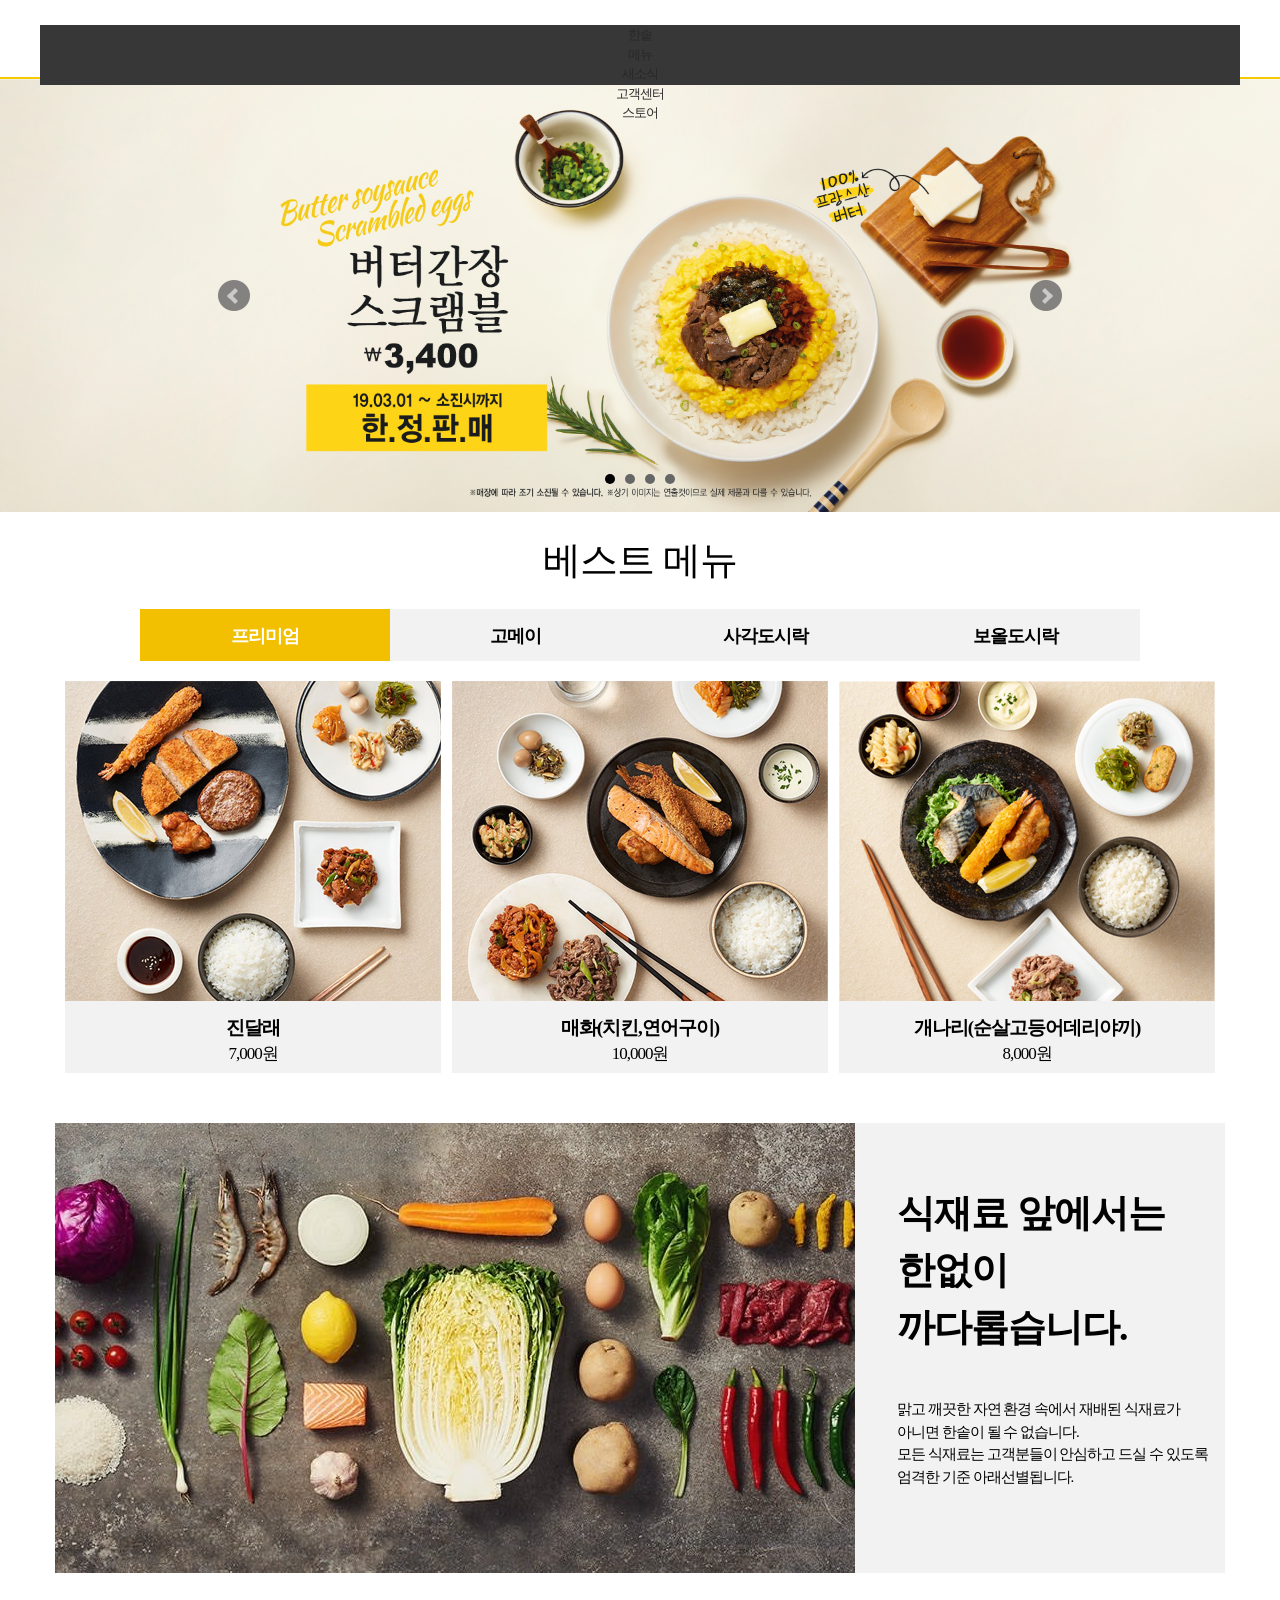
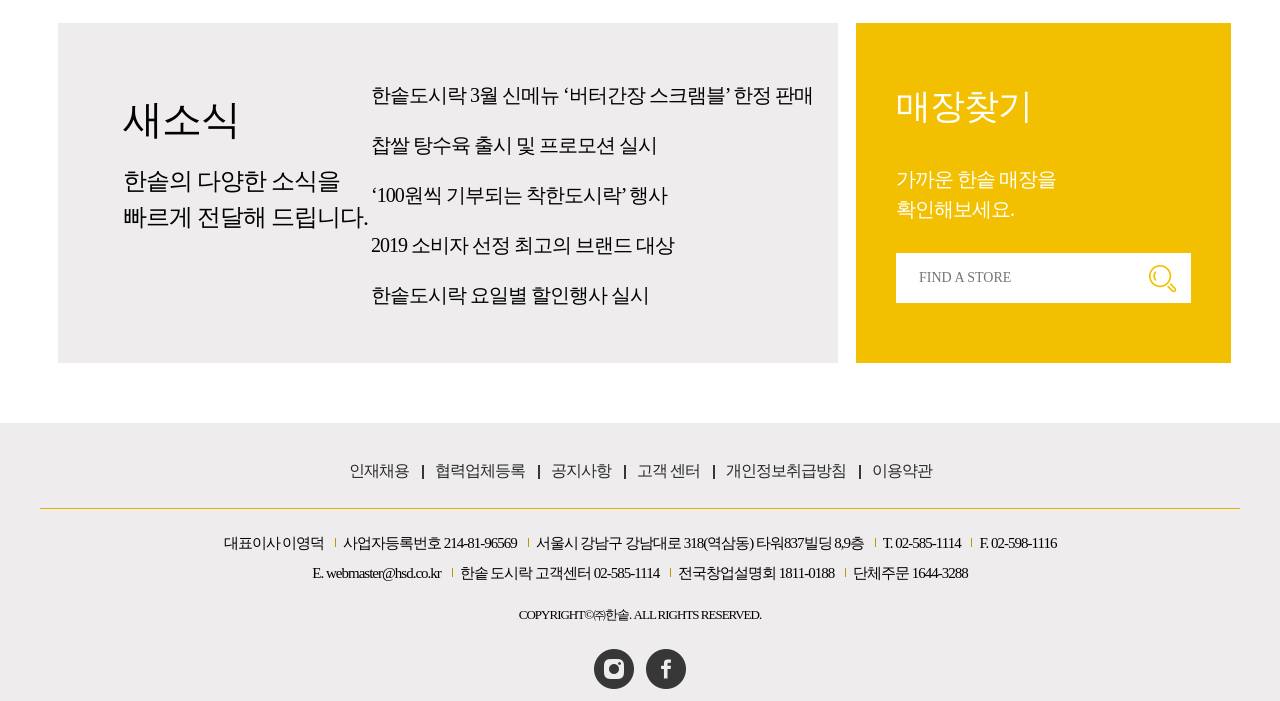
<file: index.html>
<!DOCTYPE html>
<html lang="ko">
  <head>
    <meta charset="utf-8" />
    <meta http-equiv="X-UA-Compatible" content="IE=edge" />
    <title>hsd</title>
    <meta name="viewport" content="width=device-width, initial-scale=1" />

    <link
      rel="stylesheet"
      type="text/css"
      media="screen"
      href="css/index.css"
    />
    <link
      rel="stylesheet"
      type="text/css"
      media="screen"
      href="css/jquery.bxslider.css"
    />
    <link
      rel="stylesheet"
      type="text/css"
      media="screen"
      href="css/jquery-ui.css"
    />

    <script src="js/jquery-3.3.1.min.js"></script>
    <script src="js/jquery.bxslider.js"></script>
    <script src="js/jquery-ui.js"></script>
    <script src="js/index.js"></script>
  </head>
  <body>
    <div id="wrap">
      <header>
        <div id="header">
          <h1>
            <a href="index.html">한솥도시락</a>
          </h1>
          <div id="nav" class="nav">
            <h2 class="hide">주요메뉴</h2>
            <ul class="menu01">
              <li>
                <a href="#">한솥</a>
                <div class="dnav">
                  <ul>
                    <li><a href="#">스토리</a></li>
                  </ul>
                </div>
              </li>
              <li>
                <a href="#">메뉴</a>
                <div class="dnav">
                  <ul>
                    <li><a href="#">전체메뉴</a></li>
                    <li><a href="gfm.html">식재료이야기</a></li>
                  </ul>
                </div>
              </li>
              <li>
                <a href="#">새소식</a>
                <div class="dnav">
                  <ul>
                    <li><a href="#">한솥뉴스</a></li>
                    <li><a href="#">이벤트</a></li>
                  </ul>
                </div>
              </li>
              <li>
                <a href="#">고객센터</a>
                <div class="dnav">
                  <ul>
                    <li><a href="#">고객센터</a></li>
                    <li><a href="#">공지사항</a></li>
                  </ul>
                </div>
              </li>
              <li>
                <a href="#">스토어</a>
                <div class="dnav">
                  <ul>
                    <li><a href="map.html">주변점포찾기</a></li>
                  </ul>
                </div>
              </li>
            </ul>
          </div>
          <div class="nav_02">
            <ul class="menu02">
              <li class="bar"><a href="login.html">로그인</a></li>
              <li><a href="register.html">회원가입</a></li>
            </ul>
          </div>
        </div>
      </header>

      <div id="main">
        <div class="main_slide">
          <ul class="bg_img">
            <!-- <li class="event_01">이벤트01</li>
            <li class="event_02">이벤트02</li>
            <li class="event_03">이벤트03</li>
            <li class="event_04">이벤트04</li> -->
            <li>
              <a><img src="images/main_slide_01.jpg" alt="한솥"/></a>
            </li>
            <li>
              <a><img src="images/main_slide_02.jpg" alt="한솥"/></a>
            </li>
            <li>
              <a><img src="images/main_slide_03.jpg" alt="한솥"/></a>
            </li>
            <li>
              <a><img src="images/main_slide_04.jpg" alt="한솥"/></a>
            </li>
          </ul>
        </div>
        <div class="best_menu">
          <div class="best_menu_box">
            <h2>베스트 메뉴</h2>
            <div class="tab">
              <ul class="tabs">
                <li class="tab-link current" data-tab="tab-1">프리미엄</li>
                <li class="tab-link" data-tab="tab-2">고메이</li>
                <li class="tab-link" data-tab="tab-3">사각도시락</li>
                <li class="tab-link" data-tab="tab-4">보올도시락</li>
              </ul>
            </div>
          </div>
          <div class="best_menu_slider">
            <div id="tab-1" class="tab-content current">
              <ul>
                <li class="menu_01">
                  <a href="#"></a>
                  <p class="mn_name">진달래</p>
                  <p class="v_name">7,000원</p>
                </li>
                <li class="menu_02">
                  <a href="#"></a>
                  <p class="mn_name">매화(치킨,연어구이)</p>
                  <p class="v_name">10,000원</p>
                </li>
                <li class="menu_03">
                  <a href="#"></a>
                  <p class="mn_name">개나리(순살고등어데리야끼)</p>
                  <p class="v_name">8,000원</p>
                </li>
              </ul>
            </div>
            <div id="tab-2" class="tab-content">
              <ul>
                <li class="menu_01">
                  <a href="#"></a>
                  <p class="mn_name">깐풍기 도시락</p>
                  <p class="v_name">4,300원</p>
                </li>
                <li class="menu_02">
                  <a href="#"></a>
                  <p class="mn_name">나시고랭</p>
                  <p class="v_name">4,500원</p>
                </li>
                <li class="menu_03">
                  <a href="#"></a>
                  <p class="mn_name">큐브스테이크 필라프</p>
                  <p class="v_name">6,300원</p>
                </li>
              </ul>
            </div>
            <div id="tab-3" class="tab-content">
              <ul>
                <li class="menu_01">
                  <a href="#"></a>
                  <p class="mn_name">돈까스 도련님</p>
                  <p class="v_name">3,900원</p>
                </li>
                <li class="menu_02">
                  <a href="#"></a>
                  <p class="mn_name">동백</p>
                  <p class="v_name">5,000원</p>
                </li>
                <li class="menu_03">
                  <a href="#"></a>
                  <p class="mn_name">치킨제육</p>
                  <p class="v_name">4,400원</p>
                </li>
              </ul>
            </div>
            <div id="tab-4" class="tab-content">
              <ul>
                <li class="menu_01">
                  <a href="#"></a>
                  <p class="mn_name">치킨마요</p>
                  <p class="v_name">2,900원</p>
                </li>
                <li class="menu_02">
                  <a href="#"></a>
                  <p class="mn_name">돈까스 카레</p>
                  <p class="v_name">3,900원</p>
                </li>
                <li class="menu_03">
                  <a href="#"></a>
                  <p class="mn_name">돈까스 덮밥</p>
                  <p class="v_name">3,600원</p>
                </li>
              </ul>
            </div>
          </div>
        </div>
        <div class="good_food_mat">
          <h2>좋은 식재료</h2>
          <div class="gfm_text">
            <h3>식재료 앞에서는<br />한없이<br />까다롭습니다.</h3>
            <p>
              맑고 깨끗한 자연 환경 속에서 재배된 식재료가<br />
              아니면 한솥이 될 수 없습니다.<br />
              모든 식재료는 고객분들이 안심하고 드실 수 있도록<br />
              엄격한 기준 아래선별됩니다.
            </p>
            <a href="gfm.html"></a>
          </div>
        </div>
        <div class="menu_bottom">
          <div class="news">
            <h2>새소식</h2>
            <h3>
              한솥의 다양한 소식을 <br />
              빠르게 전달해 드립니다.
            </h3>
            <ul>
              <li>한솥도시락 3월 신메뉴 ‘버터간장 스크램블’ 한정 판매</li>
              <li>찹쌀 탕수육 출시 및 프로모션 실시</li>
              <li>‘100원씩 기부되는 착한도시락’ 행사</li>
              <li>2019 소비자 선정 최고의 브랜드 대상</li>
              <li>한솥도시락 요일별 할인행사 실시</li>
            </ul>
          </div>
          <div class="find_store">
            <h2>매장찾기</h2>
            <h3>
              가까운 한솥 매장을 <br />
              확인해보세요.
            </h3>
            <div class="find_store_search">
              <form name="findstore" method="get" action="map.html">
                <input
                  id="store_search"
                  name="main_search"
                  title="매장검색"
                  placeholder="FIND A STORE"
                />
                <a
                  id="mapBtn"
                  href="#"
                  onClick="javascript:document.findstore.submit();"
                >
                  <img
                    src="images/findstore.jpg"
                    width="27px"
                    height="27px"
                    alt="검색"
                  />
                </a>
              </form>
            </div>
          </div>
        </div>
      </div>
      <div id="footer">
        <div class="footer_center">
          <div class="ft_menu">
            <ul>
              <li class="first_be"><a href="#">인재채용</a></li>
              <li><a href="#">협력업체등록</a></li>
              <li><a href="#">공지사항</a></li>
              <li><a href="#">고객 센터</a></li>
              <li><a href="#">개인정보취급방침</a></li>
              <li><a href="#">이용약관</a></li>
            </ul>
          </div>

          <div class="ft_info_wrap">
            <div class="ft_info">
              <span class="first_be">대표이사 이영덕</span>
              <span>사업자등록번호 214-81-96569</span>
              <span>서울시 강남구 강남대로 318(역삼동) 타워837빌딩 8,9층</span>
              <span>T. 02-585-1114</span>
              <span>F. 02-598-1116</span>
            </div>
            <div class="ft_info2">
              <span class="first_be">E. webmaster@hsd.co.kr</span>
              <span>한솥 도시락 고객센터 02-585-1114</span>
              <span>전국창업설명회 1811-0188</span>
              <span>단체주문 1644-3288</span>
            </div>

            <p class="copyright">
              COPYRIGHT<span>©</span>㈜한솥. ALL RIGHTS RESERVED.
            </p>

            <div class="ft_sns">
              <a
                href="https://www.instagram.com/hansot_official/"
                target="_blank"
                title="새 창 열림"
                class="sns_insta_02"
                ><span class="blind">instagram</span></a
              >
              <a
                href="https://www.facebook.com/hansotOfficial/?ref=ts&amp;fref=ts"
                target="_blank"
                class="sns_face_02"
                title="새 창 열림"
                ><span class="blind">facebook</span></a
              >
            </div>
          </div>
        </div>
      </div>
    </div>
  </body>
</html>
</file>
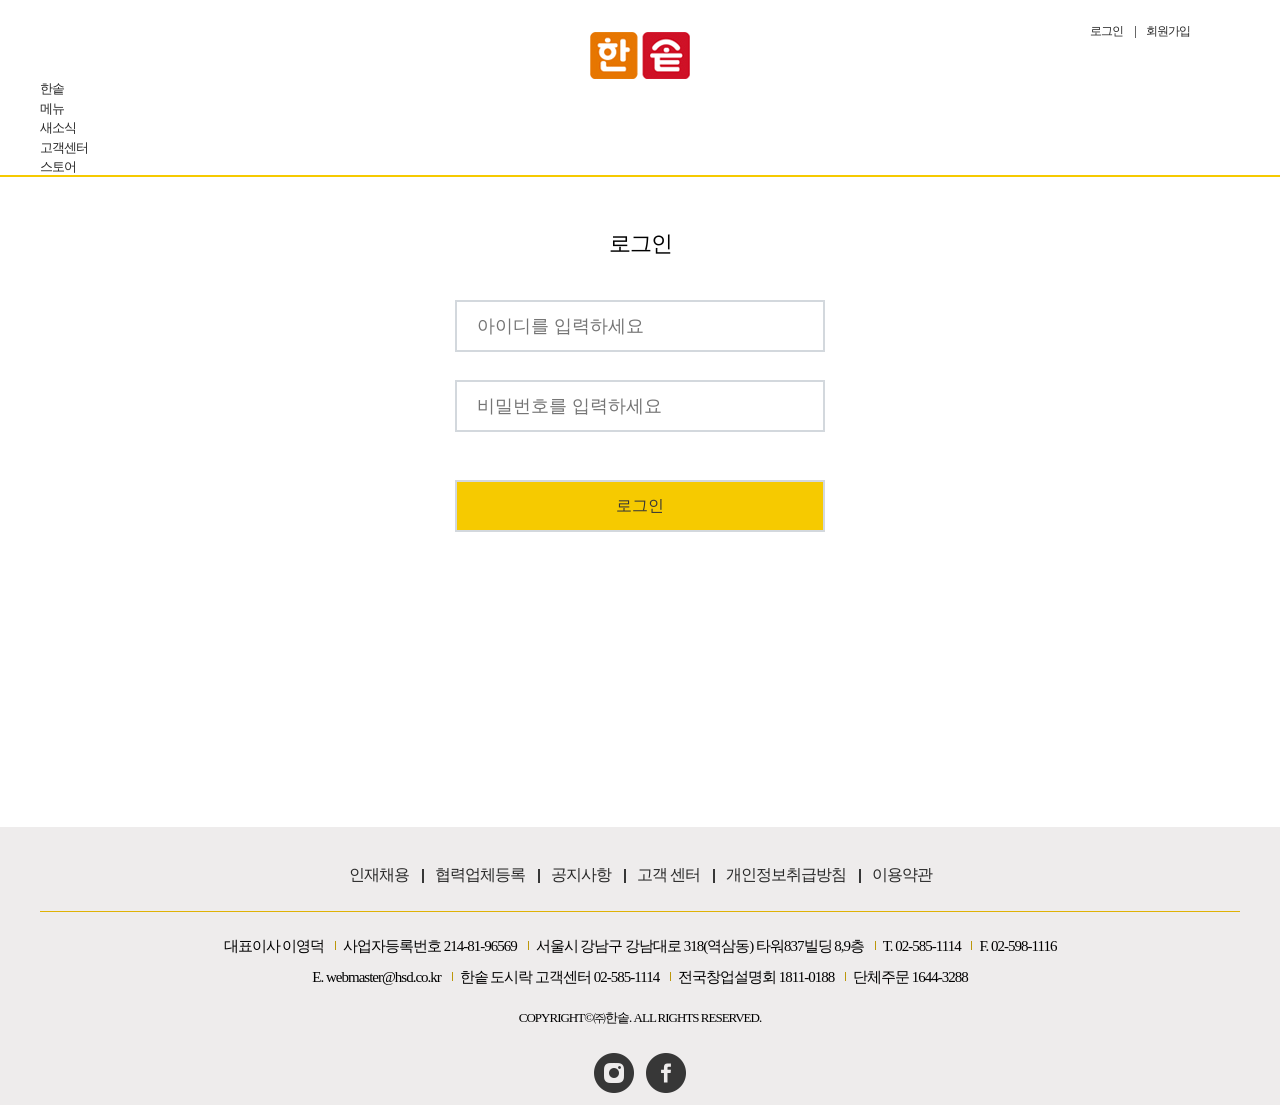
<file: login.html>
<!DOCTYPE html>
<html lang="ko">
  <head>
    <meta charset="utf-8" />
    <meta http-equiv="X-UA-Compatible" content="IE=edge" />
    <title>hsd</title>
    <meta name="viewport" content="width=device-width, initial-scale=1" />

    <link
      rel="stylesheet"
      type="text/css"
      media="screen"
      href="css/index.css"
    />
    <link
      rel="stylesheet"
      type="text/css"
      media="screen"
      href="css/jquery.bxslider.css"
    />

    <script src="js/jquery-3.3.1.min.js"></script>
    <script src="js/jquery.bxslider.js"></script>
    <script src="js/index.js"></script>
    <script src="js/register.js"></script>
    <script src="js/login.js"></script>
  </head>
  <body>
    <div id="wrap">
      <header>
        <div id="header">
          <h1>
            <a href="index.html">한솥도시락</a>
          </h1>
          <div id="nav">
            <h2 class="hide">주요메뉴</h2>
            <ul class="menu01">
              <li>
                <a href="#">한솥</a>
                <div class="dnav">
                  <ul>
                    <li><a href="#">스토리</a></li>
                  </ul>
                </div>
              </li>
              <li>
                <a href="#">메뉴</a>
                <div class="dnav">
                  <ul>
                    <li><a href="#">전체메뉴</a></li>
                    <li><a href="gfm.html">식재료이야기</a></li>
                  </ul>
                </div>
              </li>
              <li>
                <a href="#">새소식</a>
                <div class="dnav">
                  <ul>
                    <li><a href="#">한솥뉴스</a></li>
                    <li><a href="#">이벤트</a></li>
                  </ul>
                </div>
              </li>
              <li>
                <a href="#">고객센터</a>
                <div class="dnav">
                  <ul>
                    <li><a href="#">고객센터</a></li>
                    <li><a href="#">공지사항</a></li>
                  </ul>
                </div>
              </li>
              <li>
                <a href="#">스토어</a>
                <div class="dnav">
                  <ul>
                    <li><a href="#">주변점포찾기</a></li>
                  </ul>
                </div>
              </li>
            </ul>
          </div>
          <div class="nav_02">
            <ul class="menu02">
              <li class="bar"><a href="#">로그인</a></li>
              <li><a href="register.html">회원가입</a></li>
            </ul>
          </div>
        </div>
      </header>
      <div id="main">
        <div class="login_box">
          <h2>로그인</h2>
          <form
            name="login_form"
            action="php/login_ok.php"
            method="POST"
            class="input_area"
            id="loginForm"
          >
            <p>
              <input
                type="text"
                placeholder="아이디를 입력하세요"
                name="uid"
                id="uid"
              />
            </p>
            <div id="rst"></div>
            <p>
              <input
                type="password"
                placeholder="비밀번호를 입력하세요"
                name="pwd"
                id="pwd"
              />
            </p>
            <div id="rst"></div>

            <!-- <p class="btn_group">
              <button type="button" onclick="form_check(this.form)">
                로그인
              </button>
            </p> -->

            <p class="btn_group">
              <input
                type="submit"
                id="loginBtn"
                class="loginBtn"
                name="btnLogin"
                value="로그인"
              />
            </p>
          </form>
        </div>
      </div>
      <div id="footer">
        <div class="footer_center">
          <div class="ft_menu">
            <ul>
              <li class="first_be"><a href="#">인재채용</a></li>
              <li><a href="#">협력업체등록</a></li>
              <li><a href="#">공지사항</a></li>
              <li><a href="#">고객 센터</a></li>
              <li><a href="#">개인정보취급방침</a></li>
              <li><a href="#">이용약관</a></li>
            </ul>
          </div>

          <div class="ft_info_wrap">
            <div class="ft_info">
              <span class="first_be">대표이사 이영덕</span>
              <span>사업자등록번호 214-81-96569</span>
              <span>서울시 강남구 강남대로 318(역삼동) 타워837빌딩 8,9층</span>
              <span>T. 02-585-1114</span>
              <span>F. 02-598-1116</span>
            </div>
            <div class="ft_info2">
              <span class="first_be">E. webmaster@hsd.co.kr</span>
              <span>한솥 도시락 고객센터 02-585-1114</span>
              <span>전국창업설명회 1811-0188</span>
              <span>단체주문 1644-3288</span>
            </div>

            <p class="copyright">
              COPYRIGHT<span>©</span>㈜한솥. ALL RIGHTS RESERVED.
            </p>

            <div class="ft_sns">
              <a
                href="https://www.instagram.com/hansot_official/"
                target="_blank"
                title="새 창 열림"
                class="sns_insta_02"
                ><span class="blind">instagram</span></a
              >
              <a
                href="https://www.facebook.com/hansotOfficial/?ref=ts&amp;fref=ts"
                target="_blank"
                class="sns_face_02"
                title="새 창 열림"
                ><span class="blind">facebook</span></a
              >
            </div>
          </div>
        </div>
      </div>
    </div>
  </body>
</html>
</file>
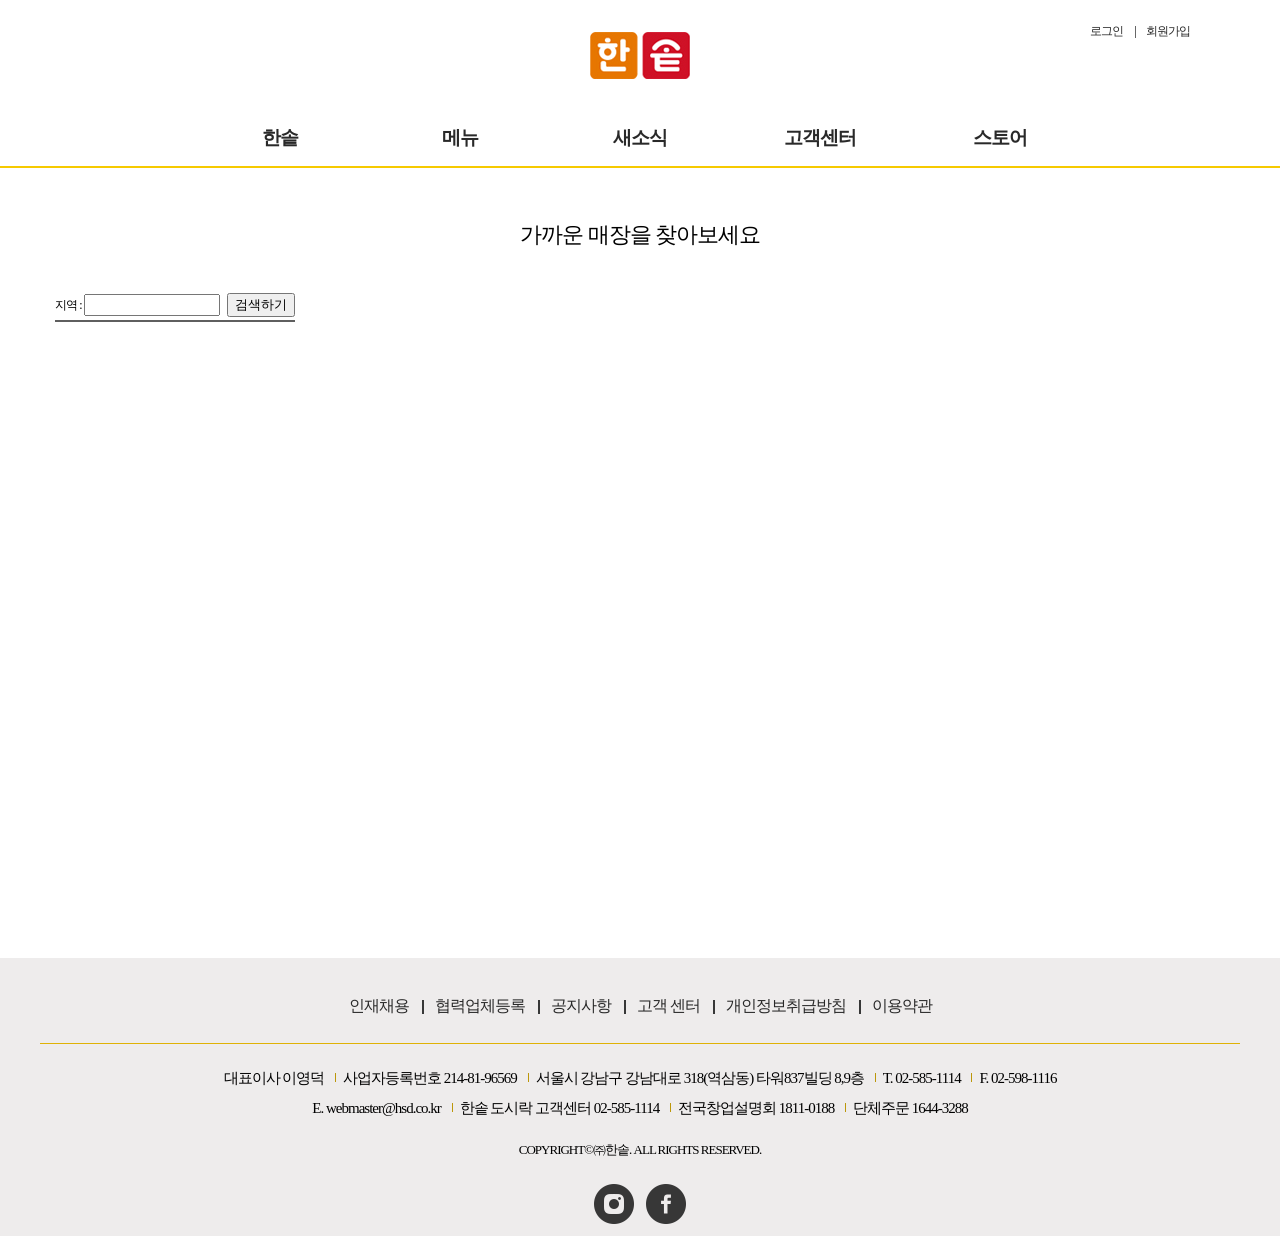
<file: map.html>
<!DOCTYPE html>
<html lang="ko">
  <head>
    <meta charset="utf-8" />
    <meta http-equiv="X-UA-Compatible" content="IE=edge" />
    <title>hsd</title>
    <meta name="viewport" content="width=device-width, initial-scale=1" />
    <link
      rel="stylesheet"
      type="text/css"
      media="screen"
      href="css/index.css"
    />
    <script
      type="text/javascript"
      src="//dapi.kakao.com/v2/maps/sdk.js?appkey=7a00bfcb74304187a35fba33fba66ff8&libraries=services"
    ></script>
    <script src="js/map.js"></script>
  </head>
  <body>
    <div id="wrap">
      <header>
        <div id="header">
          <h1>
            <a href="index.html">한솥도시락</a>
          </h1>
          <div class="nav">
            <h2 class="hide">주요메뉴</h2>
            <ul class="menu01">
              <li>
                <a href="#">한솥</a>
                <div class="dnav">
                  <ul>
                    <li><a href="#">스토리</a></li>
                  </ul>
                </div>
              </li>
              <li>
                <a href="#">메뉴</a>
                <div class="dnav">
                  <ul>
                    <li><a href="#">전체메뉴</a></li>
                    <li><a href="gfm.html">식재료이야기</a></li>
                  </ul>
                </div>
              </li>
              <li>
                <a href="#">새소식</a>
                <div class="dnav">
                  <ul>
                    <li><a href="#">한솥뉴스</a></li>
                    <li><a href="#">이벤트</a></li>
                  </ul>
                </div>
              </li>
              <li>
                <a href="#">고객센터</a>
                <div class="dnav">
                  <ul>
                    <li><a href="#">고객센터</a></li>
                    <li><a href="#">공지사항</a></li>
                  </ul>
                </div>
              </li>
              <li>
                <a href="#">스토어</a>
                <div class="dnav">
                  <ul>
                    <li><a href="#">주변점포찾기</a></li>
                  </ul>
                </div>
              </li>
            </ul>
          </div>
          <div class="nav_02">
            <ul class="menu02">
              <li class="bar"><a href="#">로그인</a></li>
              <li><a href="register.html">회원가입</a></li>
            </ul>
          </div>
        </div>
      </header>
      <div id="main">
        <div class="map_box">
          <h2>가까운 매장을 찾아보세요</h2>

          <div
            id="map"
            style="width:100%;height:100%;position:relative;overflow:hidden;"
          ></div>

          <div id="menu_wrap" class="bg_white">
            <div class="option">
              <div>
                <form id="searchF">
                  지역 :
                  <input type="text" value="" id="keyword" size="15" />
                  <button type="submit">검색하기</button>
                </form>
              </div>
            </div>
            <hr />
            <ul id="placesList"></ul>
            <div id="pagination"></div>
          </div>
        </div>
      </div>
      <div id="footer">
        <div class="footer_center">
          <div class="ft_menu">
            <ul>
              <li class="first_be"><a href="#">인재채용</a></li>
              <li><a href="#">협력업체등록</a></li>
              <li><a href="#">공지사항</a></li>
              <li><a href="#">고객 센터</a></li>
              <li><a href="#">개인정보취급방침</a></li>
              <li><a href="#">이용약관</a></li>
            </ul>
          </div>

          <div class="ft_info_wrap">
            <div class="ft_info">
              <span class="first_be">대표이사 이영덕</span>
              <span>사업자등록번호 214-81-96569</span>
              <span>서울시 강남구 강남대로 318(역삼동) 타워837빌딩 8,9층</span>
              <span>T. 02-585-1114</span>
              <span>F. 02-598-1116</span>
            </div>
            <div class="ft_info2">
              <span class="first_be">E. webmaster@hsd.co.kr</span>
              <span>한솥 도시락 고객센터 02-585-1114</span>
              <span>전국창업설명회 1811-0188</span>
              <span>단체주문 1644-3288</span>
            </div>

            <p class="copyright">
              COPYRIGHT<span>©</span>㈜한솥. ALL RIGHTS RESERVED.
            </p>

            <div class="ft_sns">
              <a
                href="https://www.instagram.com/hansot_official/"
                target="_blank"
                title="새 창 열림"
                class="sns_insta_02"
                ><span class="blind">instagram</span></a
              >
              <a
                href="https://www.facebook.com/hansotOfficial/?ref=ts&amp;fref=ts"
                target="_blank"
                class="sns_face_02"
                title="새 창 열림"
                ><span class="blind">facebook</span></a
              >
            </div>
          </div>
        </div>
      </div>
    </div>
  </body>
</html>
</file>
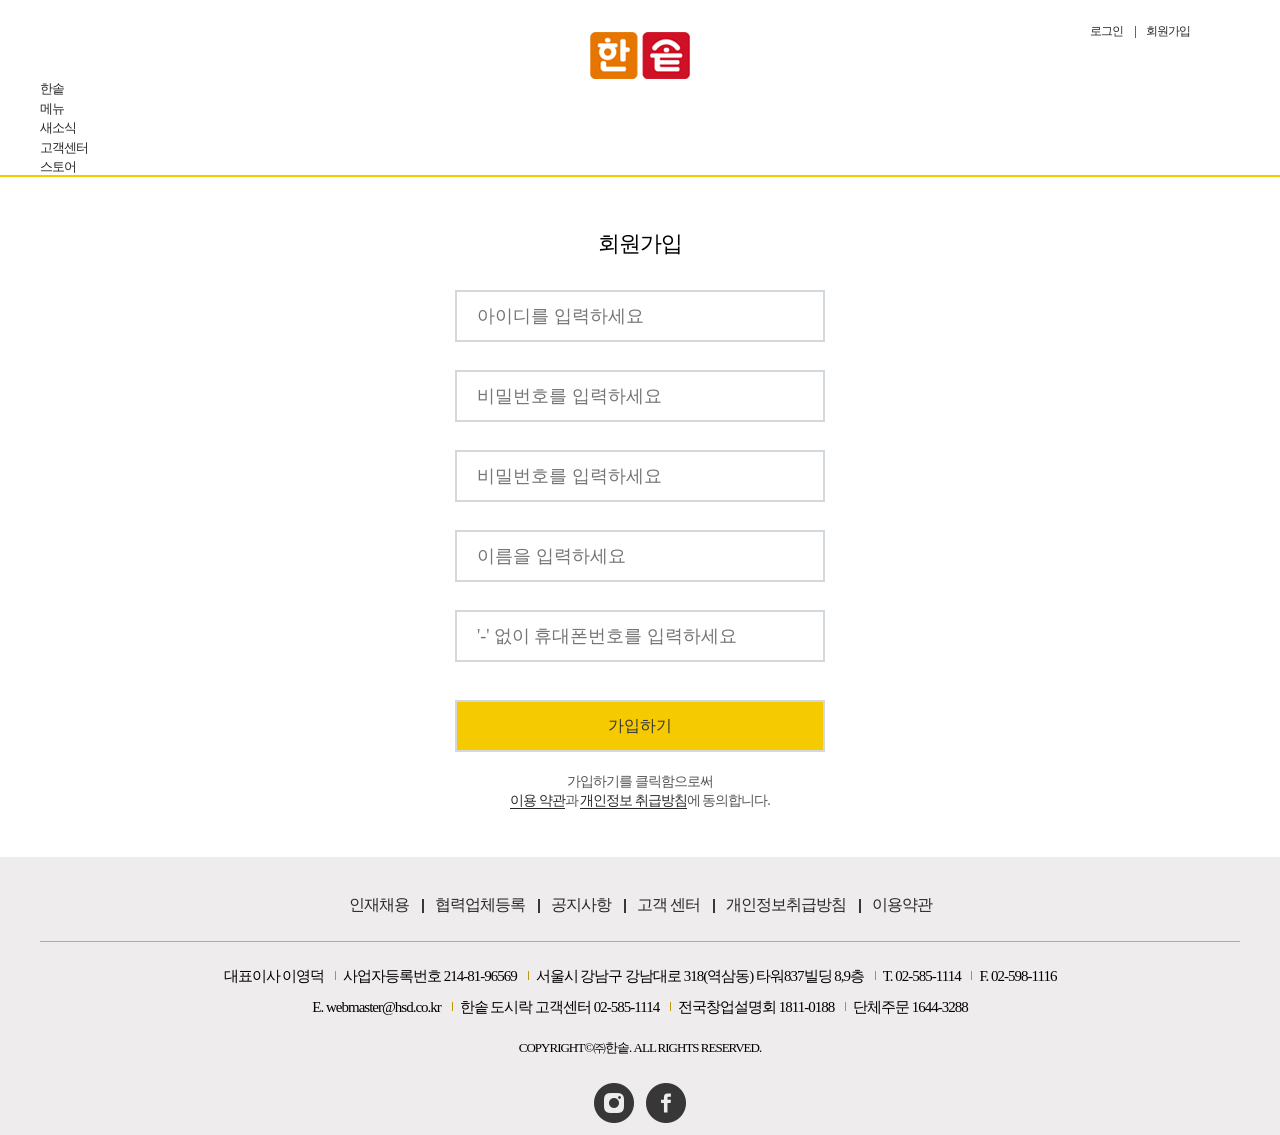
<file: register.html>
<!DOCTYPE html>
<html lang="ko">
  <head>
    <meta charset="utf-8" />
    <meta http-equiv="X-UA-Compatible" content="IE=edge" />
    <title>hsd</title>
    <meta name="viewport" content="width=device-width, initial-scale=1" />

    <link
      rel="stylesheet"
      type="text/css"
      media="screen"
      href="css/index.css"
    />
    <link
      rel="stylesheet"
      type="text/css"
      media="screen"
      href="css/jquery.bxslider.css"
    />

    <script src="js/jquery-3.3.1.min.js"></script>
    <script src="js/jquery.bxslider.js"></script>
    <script src="js/index.js"></script>
    <script src="js/register.js"></script>
  </head>
  <body>
    <div id="wrap">
      <header>
        <div id="header">
          <h1>
            <a href="index.html">한솥도시락</a>
          </h1>
          <div id="nav">
            <h2 class="hide">주요메뉴</h2>
            <ul class="menu01">
              <li>
                <a href="#">한솥</a>
                <div class="dnav">
                  <ul>
                    <li><a href="#">스토리</a></li>
                  </ul>
                </div>
              </li>
              <li>
                <a href="#">메뉴</a>
                <div class="dnav">
                  <ul>
                    <li><a href="#">전체메뉴</a></li>
                    <li><a href="gfm.html">식재료이야기</a></li>
                  </ul>
                </div>
              </li>
              <li>
                <a href="#">새소식</a>
                <div class="dnav">
                  <ul>
                    <li><a href="#">한솥뉴스</a></li>
                    <li><a href="#">이벤트</a></li>
                  </ul>
                </div>
              </li>
              <li>
                <a href="#">고객센터</a>
                <div class="dnav">
                  <ul>
                    <li><a href="#">고객센터</a></li>
                    <li><a href="#">공지사항</a></li>
                  </ul>
                </div>
              </li>
              <li>
                <a href="#">스토어</a>
                <div class="dnav">
                  <ul>
                    <li><a href="#">주변점포찾기</a></li>
                  </ul>
                </div>
              </li>
            </ul>
          </div>
          <div class="nav_02">
            <ul class="menu02">
              <li class="bar"><a href="login.html">로그인</a></li>
              <li><a href="register.html">회원가입</a></li>
            </ul>
          </div>
        </div>
      </header>
      <div id="main">
        <div class="register_box">
          <h2>회원가입</h2>
          <form
            name="register_form"
            action="php/insert.php"
            method="POST"
            class="input_area"
            id="inputForm"
          >
            <p>
              <input
                type="text"
                placeholder="아이디를 입력하세요"
                name="uid"
                id="uid"
              />
            </p>
            <div id="rstId"></div>
            <p>
              <input
                type="password"
                placeholder="비밀번호를 입력하세요"
                name="pwd"
                id="pwd"
              />
            </p>
            <div id="rstPw"></div>

            <p>
              <input
                type="password"
                placeholder="비밀번호를 입력하세요"
                name="upwdCheck"
                id="pwdCheck"
              />
            </p>
            <div id="rstPwCheck"></div>
            <p>
              <input
                type="text"
                placeholder="이름을 입력하세요"
                name="uname"
                id="uname"
              />
            </p>
            <div id="rstName"></div>
            <p>
              <input
                type="text"
                placeholder="'-' 없이 휴대폰번호를 입력하세요"
                name="tel"
                id="tel"
              />
            </p>
            <div id="rstTel"></div>
            <!-- <p class="btn_group">
              <button id="regiBtn" class="regiBtn" name="btnRegister">
                가입하기
              </button>
            </p> -->
            <p class="btn_group">
              <input
                type="submit"
                id="regiBtn"
                class="regiBtn"
                name="btnRegister"
                value="가입하기"
              />
            </p>
            <p class="txt_description">
              가입하기를 클릭함으로써<br />
              <a href="#">이용 약관</a>과 <a href="#">개인정보 취급방침</a>에
              동의합니다.
            </p>
          </form>
        </div>
      </div>
      <div id="footer">
        <div class="footer_center">
          <div class="ft_menu">
            <ul>
              <li class="first_be"><a href="#">인재채용</a></li>
              <li><a href="#">협력업체등록</a></li>
              <li><a href="#">공지사항</a></li>
              <li><a href="#">고객 센터</a></li>
              <li><a href="#">개인정보취급방침</a></li>
              <li><a href="#">이용약관</a></li>
            </ul>
          </div>

          <div class="ft_info_wrap">
            <div class="ft_info">
              <span class="first_be">대표이사 이영덕</span>
              <span>사업자등록번호 214-81-96569</span>
              <span>서울시 강남구 강남대로 318(역삼동) 타워837빌딩 8,9층</span>
              <span>T. 02-585-1114</span>
              <span>F. 02-598-1116</span>
            </div>
            <div class="ft_info2">
              <span class="first_be">E. webmaster@hsd.co.kr</span>
              <span>한솥 도시락 고객센터 02-585-1114</span>
              <span>전국창업설명회 1811-0188</span>
              <span>단체주문 1644-3288</span>
            </div>

            <p class="copyright">
              COPYRIGHT<span>©</span>㈜한솥. ALL RIGHTS RESERVED.
            </p>

            <div class="ft_sns">
              <a
                href="https://www.instagram.com/hansot_official/"
                target="_blank"
                title="새 창 열림"
                class="sns_insta_02"
                ><span class="blind">instagram</span></a
              >
              <a
                href="https://www.facebook.com/hansotOfficial/?ref=ts&amp;fref=ts"
                target="_blank"
                class="sns_face_02"
                title="새 창 열림"
                ><span class="blind">facebook</span></a
              >
            </div>
          </div>
        </div>
      </div>
    </div>
  </body>
</html>
</file>
<file: css/index.css>
/* http://meyerweb.com/eric/tools/css/reset/ 
   v2.0 | 20110126
   License: none (public domain)
*/
@import url(//spoqa.github.io/spoqa-han-sans/css/SpoqaHanSans-kr.css);
@import url(//spoqa.github.io/spoqa-han-sans/css/SpoqaHanSans-jp.css);

html,
body,
div,
span,
applet,
object,
iframe,
h1,
h2,
h3,
h4,
h5,
h6,
p,
blockquote,
pre,
a,
abbr,
acronym,
address,
big,
cite,
code,
del,
dfn,
em,
img,
ins,
kbd,
q,
s,
samp,
small,
strike,
strong,
sub,
sup,
tt,
var,
b,
u,
i,
center,
dl,
dt,
dd,
ol,
ul,
li,
fieldset,
form,
label,
legend,
table,
caption,
tbody,
tfoot,
thead,
tr,
th,
td,
article,
aside,
canvas,
details,
embed,
figure,
figcaption,
footer,
header,
hgroup,
menu,
nav,
output,
ruby,
section,
summary,
time,
mark,
audio,
video {
  margin: 0;
  padding: 0;
  border: 0;
  font-size: 100%;
  vertical-align: baseline;
}
a {
  text-decoration: none;
  color: #282828;
}
ul,
li {
  list-style: none;
}
h1,
h2,
h3,
h4,
h5,
h6 {
  font-weight: normal;
  font-style: normal;
}
* {
  font-family: "Spoqa Han Sans", "Spoqa Han Sans JP", "Sans-serif";
}

body {
  /* font-family: "Spoqa Han Sans", "Spoqa Han Sans JP", "Sans-serif"; */
  font-size: 13px;
  line-height: 1.5;
  letter-spacing: -1px;
  direction: ltr;
}

.hide {
  position: absolute;
  left: -9999px;
  top: -9999px;
}

header {
  background: url(../images/header_back.png) left bottom repeat-x;
}

#wrap {
  min-width: 1200px;
}
#header {
  width: 1200px;
  /* height: 167px; */
  /* overflow: hidden; */
  margin: auto;
  position: relative;
  margin-bottom: 0px;
  /* border-bottom: 200px #f2c000; */
}
#header h1 a {
  display: block;
  width: 100px;
  height: 47px;
  background: url(../images/logo10047.jpg) no-repeat center;
  text-indent: -9999px;
  /* position: absolute;
  top: 36px;
  left: 22px; */
  margin: auto;
  margin-top: 32px;
  box-sizing: border-box;
}
.fix {
  width: 1200px;
  position: fixed;
  top: 0;
  background-color: #373737;
  z-index: 99;
  height: 60px;
  margin: auto;
  margin-top: 25px;
  padding-bottom: 10px;
  box-sizing: border-box;
  text-align: center;
}

.nav {
  width: 1200px;
  margin: auto;
  margin-top: 25px;
  padding-bottom: 10px;
  box-sizing: border-box;
  text-align: center;
  position: relative;
  z-index: 10px;
  color: red;
}
.nav a:hover {
  color: #f2c000;
}
.nav > ul {
  display: inline-block;
}
.nav > ul > li {
  float: left;
  width: 180px;
  position: relative;
}
.dnav {
  position: absolute;
  z-index: 100;
  width: 180px;
  margin-top: 14px;
  background: #fff;
  height: 150px;
  display: none;
}
.nav > ul > li > a {
  font-size: 19px;
  color: #292929;
  font-weight: bold;
  letter-spacing: -0.04em;
  /* position: relative; */
  z-index: 3;
  padding-top: 20px;
  display: block;
}
.dnav ul li {
  font-size: 15px;
  margin-top: 10px;
}
.dnav ul li a {
  color: #666666;
}

.nav ul ul {
  display: none;
}

.nav_02 {
  position: absolute;
  font-size: 12px;
  top: -10px;
  right: 50px;
}
.menu02 li {
  float: left;
  /* margin-right: 32px; */
}
.nav_02 .bar::after {
  content: " | ";
  margin: 10px;
}

#main {
  position: relative;
  width: 100%;
}
.main_slide {
  width: 100%;
  /* height: 650px; */
  overflow: hidden;
  position: relative;
  margin-bottom: 20px;
  box-sizing: border-box;
}

/* .event_01 {
  display: block;
  width: 1920px;
  height: 650px;
  background: url(../images/main_slide_01.jpg) no-repeat center;
  text-indent: -9999px;
  position: absolute;
  z-index: -1;
  margin-bottom: 44px;
}
.event_02 {
  display: block;
  width: 1920px;
  height: 650px;
  background: url(../images/main_slide_02.jpg) no-repeat center;
  text-indent: -9999px;
  position: absolute;
  z-index: -1;
  margin-bottom: 44px;
}
.event_03 {
  display: block;
  width: 1920px;
  height: 650px;
  background: url(../images/main_slide_03.jpg) no-repeat center;
  text-indent: -9999px;
  position: absolute;
  z-index: -1;
  margin-bottom: 44px;
}
.event_04 {
  display: block;
  width: 1920px;
  height: 650px;
  background: url(../images/main_slide_04.jpg) no-repeat center;
  text-indent: -9999px;
  position: absolute;
  z-index: -1;
  margin-bottom: 44px;
} */

.best_menu {
  /* width: 1200px;
  margin: auto; */
  overflow: hidden;
  margin-bottom: 50px;
}
.best_menu_box {
  width: 1200px;
  margin: auto;
  overflow: hidden;
  margin-bottom: 20px;
}
.best_menu_box h2 {
  font-size: 38px;
  text-align: center;
  margin-bottom: 20px;
}

.tab {
  width: 1000px;
  margin: auto;
}
.tab li {
  position: relative;
  float: left;
  font-size: 18px;
  font-weight: bold;
  width: 250px;
  height: 52px;
  text-align: center;
  background-color: #f2f2f2;
  cursor: pointer;
  line-height: 3em;
}

/* .tab li a {
  line-height: 1em;
  position: absolute;
  top: 19px;
  left: 96px;
} */

/* #onLi {
  background-color: #f2c000;
}

#onLi a {
  color: #ffffff;
} */
ul.tabs li.current {
  background-color: #f2c000;
  color: #ffffff;
}

.tab-content {
  display: none;
  width: 1150px;
  margin: auto;
  /* background: #ededed;
  padding: 15px;
  opacity: 0.2; */
}

.tab-content.current {
  display: inherit;
}

.tab-content li {
  width: 376px;
  height: 392px;
  float: left;
  background-color: #f2f2f2;
  position: relative;
  /* text-indent: -9999px; */
}

.tab-content ul li p {
  line-height: 1em;
  text-align: center;
}
.mn_name {
  font-size: 19px;
  font-weight: bold;
  margin-top: 17px;
}
.v_name {
  font-size: 17px;
  margin-top: 8px;
}

.menu_01 a,
.menu_02 a,
.menu_03 a {
  display: block;
  width: 376px;
  height: 320px;
}
.menu_02 {
  margin: 0 11px;
}

#tab-1 .menu_01 a {
  background: url(../images/pbm_01.jpg) no-repeat center;
}
#tab-1 .menu_02 a {
  background: url(../images/pbm_02.jpg) no-repeat center;
}
#tab-1 .menu_03 a {
  background: url(../images/pbm_03.jpg) no-repeat center;
}
#tab-2 .menu_01 a {
  background: url(../images/gm_01.jpg) no-repeat center;
}
#tab-2 .menu_02 a {
  background: url(../images/gm_02.jpg) no-repeat center;
}
#tab-2 .menu_03 a {
  background: url(../images/gm_03.jpg) no-repeat center;
}
#tab-3 .menu_01 a {
  background: url(../images/sm_01.jpg) no-repeat center;
}
#tab-3 .menu_02 a {
  background: url(../images/sm_02.jpg) no-repeat center;
}
#tab-3 .menu_03 a {
  background: url(../images/sm_03.jpg) no-repeat center;
}
#tab-4 .menu_01 a {
  background: url(../images/bm_01.jpg) no-repeat center;
}
#tab-4 .menu_02 a {
  background: url(../images/bm_02.jpg) no-repeat center;
}
#tab-4 .menu_03 a {
  background: url(../images/bm_03.jpg) no-repeat center;
}

.good_food_mat {
  width: 1170px;
  height: 450px;
  margin: auto;
  background-color: #f2f2f2;
  position: relative;
  overflow: hidden;
  margin-bottom: 50px;
}
.good_food_mat h2 {
  width: 800px;
  height: 450px;
  background: url(../images/good_food_mat.jpg) no-repeat;
  /* margin: 0 auto 15px; */
  text-indent: -9999px;
}
.gfm_text {
  position: absolute;
  top: 62px;
  left: 842px;
}

.gfm_text h3 {
  font-size: 38px;
  font-weight: bold;
  margin-bottom: 42px;
}

.gfm_text p {
  font-size: 15px;
}

.menu_bottom {
  width: 1200px;
  height: 340px;
  margin: auto;
  overflow: hidden;
  margin-bottom: 60px;
}

.news {
  width: 780px;
  height: 340px;
  float: left;
  margin: 0 18px;
  position: relative;
  background-color: #eeecec;
}

.news h2 {
  font-size: 40px;
  position: absolute;
  top: 67px;
  left: 65px;
}
.news h3 {
  font-size: 24px;
  position: absolute;
  top: 140px;
  left: 65px;
}
.news ul {
  position: absolute;
  top: 57px;
  left: 313px;
  font-size: 20px;
  line-height: 30px;
}
.news li {
  margin-bottom: 20px;
}
.find_store {
  width: 375px;
  height: 340px;
  float: left;
  background-color: #f2c000;
  color: white;
  position: relative;
}

.find_store h2 {
  position: absolute;
  font-size: 35px;
  top: 58px;
  left: 40px;
}
.find_store h3 {
  position: absolute;
  font-size: 20px;
  top: 141px;
  left: 40px;
}
.find_store_search {
  margin-top: 230px;
  margin-left: 40px;
}
.find_store_search input {
  width: 295px;
  height: 50px;
  border: solid 3px #ffffff;
  background: #ffffff;
  padding-left: 20px;
  font-size: 14px;
  box-sizing: border-box;
}
.find_store_search form {
  position: relative;
}
.find_store_search a {
  position: absolute;
  top: 12px;
  right: 55px;
  color: #464646;
}

/* footer */
#footer {
  position: relative;
  /* width: 1920px; */
  /* max-width: 100%; */
  width: 100%;
  background-color: #eeecec;
  height: 278px;
  box-sizing: border-box;
  /* display: block; */
}

.footer_center {
  width: 1200px;
  margin: 0 auto;
  text-align: center;
}

.ft_menu {
  padding-top: 40px;
  line-height: 120%;
}

.ft_menu ul li:before {
  content: "";
  display: inline-block;
  width: 2px;
  height: 14px;
  background-color: #373737;
  position: absolute;
  left: 0;
  top: 0;
  margin: 2px 0 0 0;
}
.first_be:before {
  display: none !important;
}

.ft_menu ul {
  /* width: 600px; */
  margin: 0 auto;
  /* overflow: hidden; */
  display: inline-block;
}

.ft_menu ul li {
  float: left;
  padding: 0 13px;
  position: relative;
  box-sizing: border-box;
  font-size: 16px;
  line-height: 100%;
}

.ft_info_wrap {
  padding-top: 15px;
  margin-top: 25px;
  border-top: 1px solid #dfb206;
}

.ft_info,
.ft_info2 {
  width: 1000px;
  margin: 0 auto;
  font-size: 15px;
}
.ft_info span,
.ft_info2 span {
  padding: 0 8px;
  margin-top: 12px;
  position: relative;
  display: inline-block;
  line-height: 100%;
}

.ft_info span::before,
.ft_info2 span::before {
  content: "";
  display: inline-block;
  width: 1px;
  height: 9px;
  background-color: #bc970a;
  position: absolute;
  left: 0;
  top: 0;
  margin: 2px 0 0 0;
}

.copyright {
  margin-top: 20px;
}

/* sns */
.ft_sns {
  width: 100px;
  margin: 0 auto;
  padding-top: 25px;
}

.ft_sns > a.sns_insta_02:before {
  content: "";
  background: url(../images/icon_sns_02.png) left top no-repeat;
  background-position: 0 0;
  background-size: 80px 40px;
}
.ft_sns > a.sns_face_02:before {
  content: "";
  background: url(../images/icon_sns_02.png) left top no-repeat;
  background-position: -40px 0;
  background-size: 80px 40px;
}
.ft_sns > a:before {
  content: "";
  display: inline-block;
  box-sizing: border-box;
  width: 40px;
  height: 40px;
}

.blind {
  overflow: hidden;
  position: absolute;
  width: 0;
  height: 0;
  text-indent: -9999px;
}
.ft_sns > a {
  display: inline-block;
  width: 40px;
  margin: 0 0 0 10px;
  height: 40px;
  box-sizing: border-box;
  text-align: left;
}

.ft_sns > a:first-child {
  margin: 0;
}

/*식재료 이야기 css*/
#gfm_wrap {
  width: 1600px;
  margin: auto;
}
#gfm_main_image {
  display: block;
  width: 1600px;
  height: 480px;
  background: url(../images/material_visual_01.jpg) no-repeat center;
  text-indent: -9999px;
}

#gfm_main_text {
  width: 1600px;
  height: 340px;
  background-color: #e2ddd6;
}
#gfm_main_kimchi,
#gfm_main_rice {
  display: none;
}

/* 회원가입 */
.register_box {
  padding-top: 50px;
  width: 1200px;
  height: 600px;
  margin: auto;
  margin-bottom: 30px;
}

.register_box h2 {
  font-size: 22px;
  /* font-weight: bold; */
  text-align: center;
  margin-bottom: 30px;
}
.register_box > form > span {
  height: 50px;
  width: 370px;
}
.input_area {
  position: relative;
  width: 370px;
  height: 250px;
  margin: auto;
}
.input_area p {
  height: 52px;
  margin-bottom: 8px;
}

.input_area input {
  width: 370px;
  padding: 14px 20px 13px;
  border: 2px solid #d3d8dd;
  font-size: 18px;
  box-sizing: border-box;
}

.regiBtn {
  margin-top: 10px;
  color: #373737;
  background-color: #f6ca00;
  /* border: 2px solid #bcc2c9; */
  cursor: default;
  width: 366px;
  height: 48px;
}

.btn_group input {
  line-height: 48px;
  width: 100%;
  height: 52px;
  padding: 0;
  font-size: 16px;
}

#rst,
#rstId,
#rstPw,
#rstPwCheck,
#rstName,
#rstTel {
  width: 366px;
  height: 20px;
}
.redText {
  font-size: 12px;
  color: #ff6c00;
}
.blueText {
  font-size: 12px;
  color: #2482de;
}
.txt_description {
  text-align: center;
  margin-top: 30px;
  color: rgba(39, 42, 46, 0.8);
  font-size: 14px;
  line-height: 1.4;
}
.txt_description a {
  border-bottom: 1px solid;
}
/* 로그인 */

.login_box {
  padding-top: 50px;
  width: 1200px;
  height: 600px;
  margin: auto;
}

.login_box h2 {
  font-size: 22px;
  /* font-weight: bold; */
  text-align: center;
  margin-bottom: 40px;
}
.login_box > form > span {
  height: 50px;
  width: 370px;
}
/* .input_area {
  position: relative;
  width: 370px;
  height: 250px;
  margin: auto;
}
.input_area p {
  height: 52px;
  margin-bottom: 8px;
}

.input_area input {
  width: 370px;
  padding: 14px 20px 13px;
  border: 2px solid #d3d8dd;
  font-size: 18px;
  box-sizing: border-box;
} */

.loginBtn {
  margin-top: 20px;
  color: #373737;
  background-color: #f6ca00;
  /* border: 2px solid #bcc2c9; */
  cursor: default;
  width: 366px;
  height: 48px;
}

/* 
.btn_group button {
  margin-top: 20px;
  line-height: 48px;
  width: 100%;
  height: 52px;
  padding: 0;
  font-size: 16px;
} */

/* 지도 */
.map_box {
  padding-top: 50px;
  width: 1200px;
  height: 600px;
  margin: auto;
  margin-bottom: 140px;
}
.map_box h2 {
  font-size: 22px;
  /* font-weight: bold; */
  text-align: center;
  margin-bottom: 40px;
}

#map {
  margin-bottom: 50px;
}

.map_wrap,
.map_wrap * {
  margin: 0;
  padding: 0;
  font-family: "Malgun Gothic", dotum, "돋움", sans-serif;
  font-size: 12px;
}
.map_wrap a,
.map_wrap a:hover,
.map_wrap a:active {
  color: #000;
  text-decoration: none;
}
.map_wrap {
  position: relative;
  width: 100%;
  height: 500px;
}
#menu_wrap {
  position: absolute;
  top: 110px;
  /* left: 250px; */
  bottom: 0;
  width: 250px;
  height: 580px;
  margin: 10px 0 30px 10px;
  padding: 5px;
  overflow-y: auto;
  background: rgba(255, 255, 255, 0.7);
  z-index: 1;
  font-size: 12px;
  border-radius: 10px;
  box-sizing: border-box;
}
.bg_white {
  background: #fff;
}
#menu_wrap hr {
  display: block;
  height: 1px;
  border: 0;
  border-top: 2px solid #5f5f5f;
  margin: 3px 0;
}
#menu_wrap .option {
  text-align: center;
}
#menu_wrap .option p {
  margin: 10px 0;
}
#menu_wrap .option button {
  margin-left: 5px;
}
#placesList li {
  list-style: none;
}
#placesList .item {
  position: relative;
  border-bottom: 1px solid #888;
  overflow: hidden;
  cursor: pointer;
  min-height: 65px;
}
#placesList .item span {
  display: block;
  margin-top: 4px;
}
#placesList .item h5,
#placesList .item .info {
  text-overflow: ellipsis;
  overflow: hidden;
  white-space: nowrap;
}
#placesList .item .info {
  padding: 10px 0 10px 55px;
}
#placesList .info .gray {
  color: #8a8a8a;
}
#placesList .info .jibun {
  padding-left: 26px;
  background: url(http://t1.daumcdn.net/localimg/localimages/07/mapapidoc/places_jibun.png)
    no-repeat;
}
#placesList .info .tel {
  color: #009900;
}
#placesList .item .markerbg {
  float: left;
  position: absolute;
  width: 36px;
  height: 37px;
  margin: 10px 0 0 10px;
  background: url(http://t1.daumcdn.net/localimg/localimages/07/mapapidoc/marker_number_blue.png)
    no-repeat;
}
#placesList .item .marker_1 {
  background-position: 0 -10px;
}
#placesList .item .marker_2 {
  background-position: 0 -56px;
}
#placesList .item .marker_3 {
  background-position: 0 -102px;
}
#placesList .item .marker_4 {
  background-position: 0 -148px;
}
#placesList .item .marker_5 {
  background-position: 0 -194px;
}
#placesList .item .marker_6 {
  background-position: 0 -240px;
}
#placesList .item .marker_7 {
  background-position: 0 -286px;
}
#placesList .item .marker_8 {
  background-position: 0 -332px;
}
#placesList .item .marker_9 {
  background-position: 0 -378px;
}
#placesList .item .marker_10 {
  background-position: 0 -423px;
}
#placesList .item .marker_11 {
  background-position: 0 -470px;
}
#placesList .item .marker_12 {
  background-position: 0 -516px;
}
#placesList .item .marker_13 {
  background-position: 0 -562px;
}
#placesList .item .marker_14 {
  background-position: 0 -608px;
}
#placesList .item .marker_15 {
  background-position: 0 -654px;
}
#pagination {
  margin: 10px auto;
  text-align: center;
}
#pagination a {
  display: inline-block;
  margin-right: 10px;
}
#pagination .on {
  font-weight: bold;
  cursor: default;
  color: #777;
}
</file>
